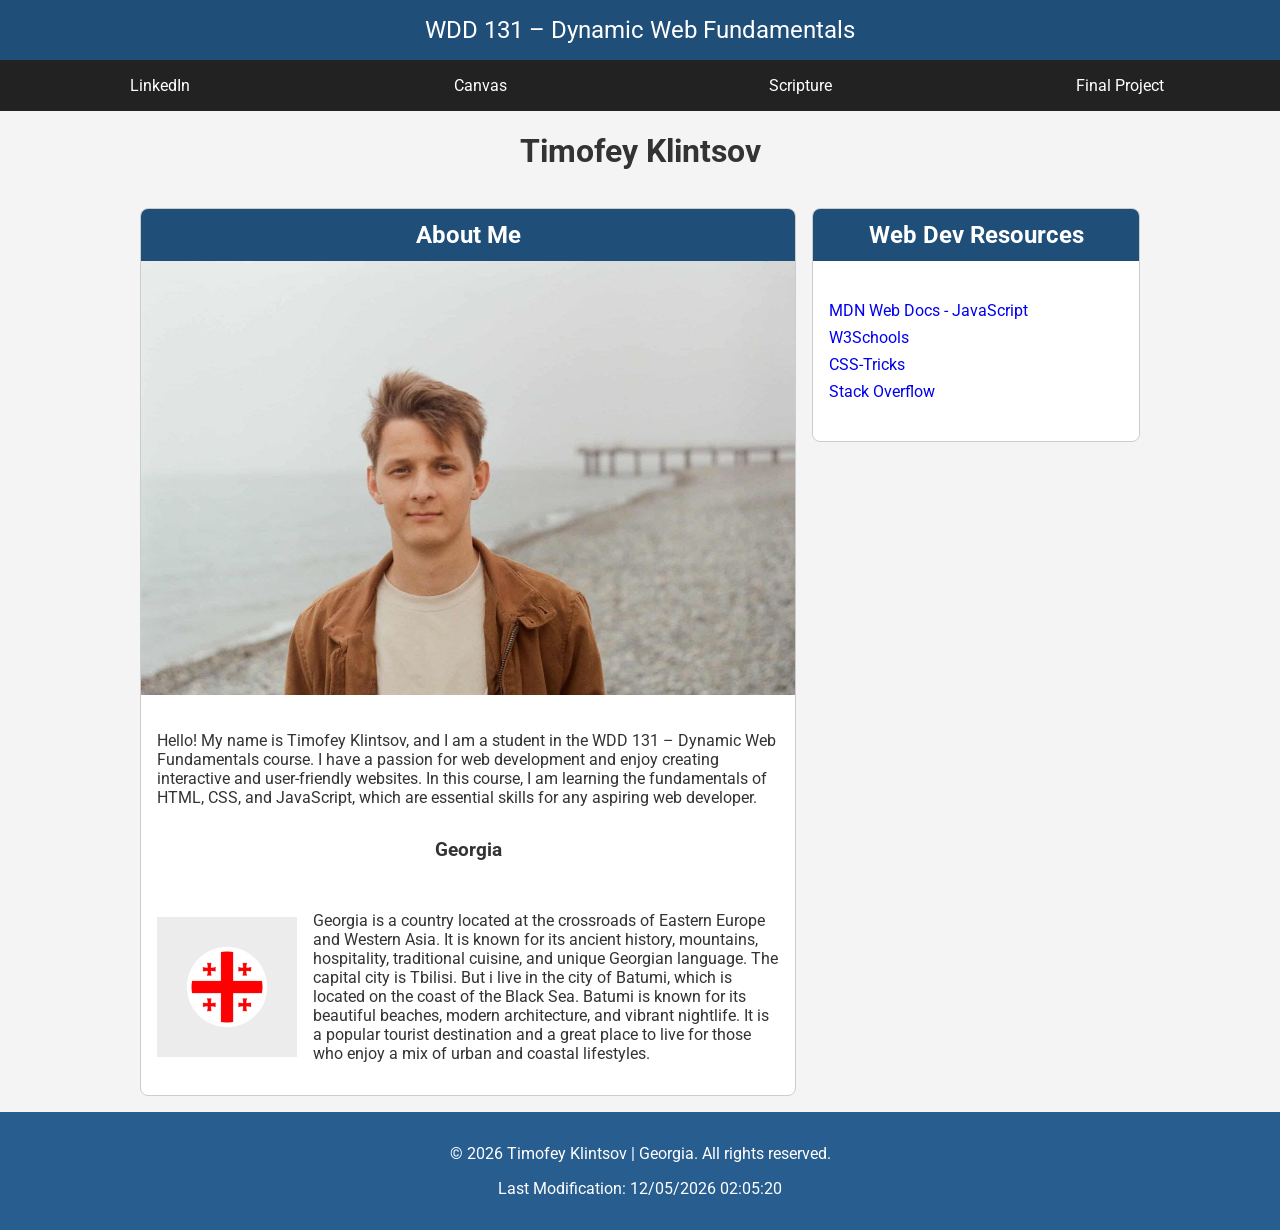
<file: index.html>
<!DOCTYPE html>
<html lang="en">
<head>
    <meta charset="UTF-8">
    <meta name="viewport" content="width=device-width, initial-scale=1.0">

    <title>WDD 131 – Dynamic Web Fundamentals – Timofey Klintsov</title>

    <link rel="preconnect" href="https://fonts.googleapis.com">
    <link rel="preconnect" href="https://fonts.gstatic.com" crossorigin>

    <link href="https://fonts.googleapis.com/css2?family=Roboto:wght@400;700&display=swap" rel="stylesheet">
    
    <meta name="description" content="This is a WDD 131 – Dynamic Web Fundamentals course project by Timofey. It covers the basics of web development, including HTML, CSS, and JavaScript.">
    <meta name="author" content="Timofey Klintsov">
    <link rel="stylesheet" href="styles/base.css">
    <script src="scripts/getdates.js" defer></script>
</head>
<body>
    <header>
        <span id="course-title">WDD 131 – Dynamic Web Fundamentals</span>

        <nav>
            <a href="https://www.linkedin.com/in/timothy-klintsov-044992391/">LinkedIn</a>
            <a href="https://byupw.instructure.com/">Canvas</a>
            <a href="https://www.churchofjesuschrist.org/study/scriptures">Scripture</a>
            <a href="#">Final Project</a>
        </nav>
    </header>

        <main>
            <h1>Timofey Klintsov</h1>

            <section class="card">
                <h2>About Me</h2>
                <img src="images/mypicture.jpg" alt="Me At the Beach" class="profile-image">
                <p>Hello! My name is Timofey Klintsov, and I am a student in the WDD 131 – Dynamic Web Fundamentals course. I have a passion for web development and enjoy creating interactive and user-friendly websites. In this course, I am learning the fundamentals of HTML, CSS, and JavaScript, which are essential skills for any aspiring web developer.</p>

                <h3>Georgia</h3>

                <div class="country-info">
                    <img src="images/georgia-flag.png" alt="Flag of Georgia">

                    <p>
                        Georgia is a country located at the crossroads of Eastern Europe
                        and Western Asia. It is known for its ancient history, mountains,
                        hospitality, traditional cuisine, and unique Georgian language.
                        The capital city is Tbilisi. But i live in the city of Batumi, which is located on the coast of the Black Sea. Batumi is known for its beautiful beaches, modern architecture, and vibrant nightlife. It is a popular tourist destination and a great place to live for those who enjoy a mix of urban and coastal lifestyles.
                    </p>
                </div>
            </section>

            <section class="card">
                <h2>Web Dev Resources</h2>
                <ul>
                    <li><a href="https://developer.mozilla.org/en-US/docs/Web/JavaScript">MDN Web Docs - JavaScript</a></li>
                    <li><a href="https://www.w3schools.com/">W3Schools</a></li>
                    <li><a href="https://css-tricks.com/">CSS-Tricks</a></li>
                    <li><a href="https://stackoverflow.com/">Stack Overflow</a></li>
                </ul>
            </section>


        </main>
        <footer>
            <p>&copy; <span id="currentyear"></span> Timofey Klintsov | Georgia. All rights reserved.</p>
            <p id="lastModified"></p>
        </footer>
</body>
</html>
</file>
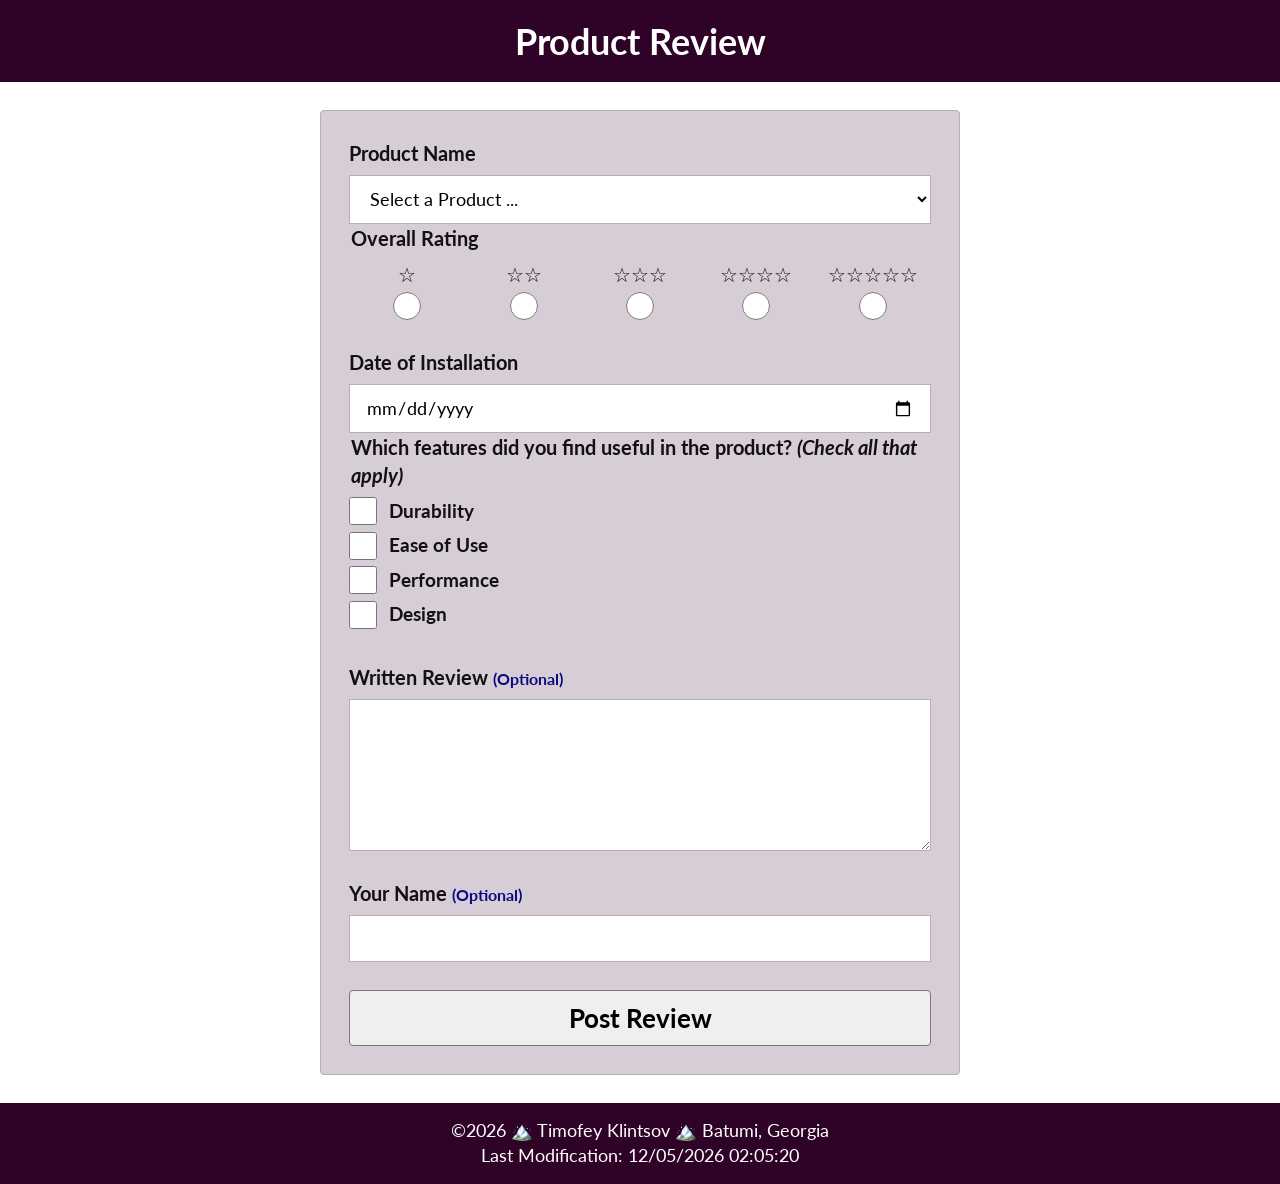
<file: form.html>
<!DOCTYPE html>
<html lang="en">

<head>
  <meta charset="UTF-8">
  <meta name="viewport" content="width=device-width, initial-scale=1.0">

  <title>Product Review | WDD 131 | Dynamic Web Fundamentals | Timofey Klintsov</title>

  <meta
    name="description"
    content="Product review form - rate a product, choose useful features and write a short review."
  >

  <meta name="author" content="Timofey Klintsov">

  <link rel="preconnect" href="https://fonts.googleapis.com">
  <link rel="preconnect" href="https://fonts.gstatic.com" crossorigin>

  <link href="https://fonts.googleapis.com/css2?family=Lato:ital,wght@0,400;0,700;1,700&display=swap" rel="stylesheet">

  <link rel="stylesheet" href="styles/form.css">

  <script src="scripts/form.js" defer></script>
</head>

<body>

  <header>
    <h1>Product Review</h1>
  </header>


  <main>

    <form action="review.html" method="get">

      <label for="product">Product Name</label>
      <select id="product" name="product" required>
        <option value="" disabled selected>Select a Product ...</option>
      </select>


      <fieldset class="rating">
        <legend>Overall Rating</legend>

        <label for="rating1">
          <span aria-hidden="true">&star;</span>
          <input type="radio" id="rating1" name="rating" value="1" required>
          <span class="sr-only">1 star</span>
        </label>

        <label for="rating2">
          <span aria-hidden="true">&star;&star;</span>
          <input type="radio" id="rating2" name="rating" value="2" required>
          <span class="sr-only">2 stars</span>
        </label>

        <label for="rating3">
          <span aria-hidden="true">&star;&star;&star;</span>
          <input type="radio" id="rating3" name="rating" value="3" required>
          <span class="sr-only">3 stars</span>
        </label>

        <label for="rating4">
          <span aria-hidden="true">&star;&star;&star;&star;</span>
          <input type="radio" id="rating4" name="rating" value="4" required>
          <span class="sr-only">4 stars</span>
        </label>

        <label for="rating5">
          <span aria-hidden="true">&star;&star;&star;&star;&star;</span>
          <input type="radio" id="rating5" name="rating" value="5" required>
          <span class="sr-only">5 stars</span>
        </label>
      </fieldset>


      <label for="installDate">Date of Installation</label>
      <input type="date" id="installDate" name="installDate" required>


      <fieldset class="features">
        <legend>
          Which features did you find useful in the product?
          <em>(Check all that apply)</em>
        </legend>

        <label for="durability">
          <input type="checkbox" id="durability" name="features" value="durability">
          Durability
        </label>

        <label for="easeOfUse">
          <input type="checkbox" id="easeOfUse" name="features" value="ease-of-use">
          Ease of Use
        </label>

        <label for="performance">
          <input type="checkbox" id="performance" name="features" value="performance">
          Performance
        </label>

        <label for="design">
          <input type="checkbox" id="design" name="features" value="design">
          Design
        </label>
      </fieldset>


      <label for="review">Written Review <span class="optional">(Optional)</span></label>
      <textarea id="review" name="review" rows="6"></textarea>


      <label for="userName">Your Name <span class="optional">(Optional)</span></label>
      <input type="text" id="userName" name="userName" autocomplete="name">


      <input type="submit" value="Post Review">

    </form>

  </main>


  <footer>

    <p>
      &copy;<span id="currentyear"></span>
      &#127956;&#65039; Timofey Klintsov &#127956;&#65039; Batumi, Georgia
    </p>

    <p id="lastModified"></p>

  </footer>

</body>

</html>
</file>
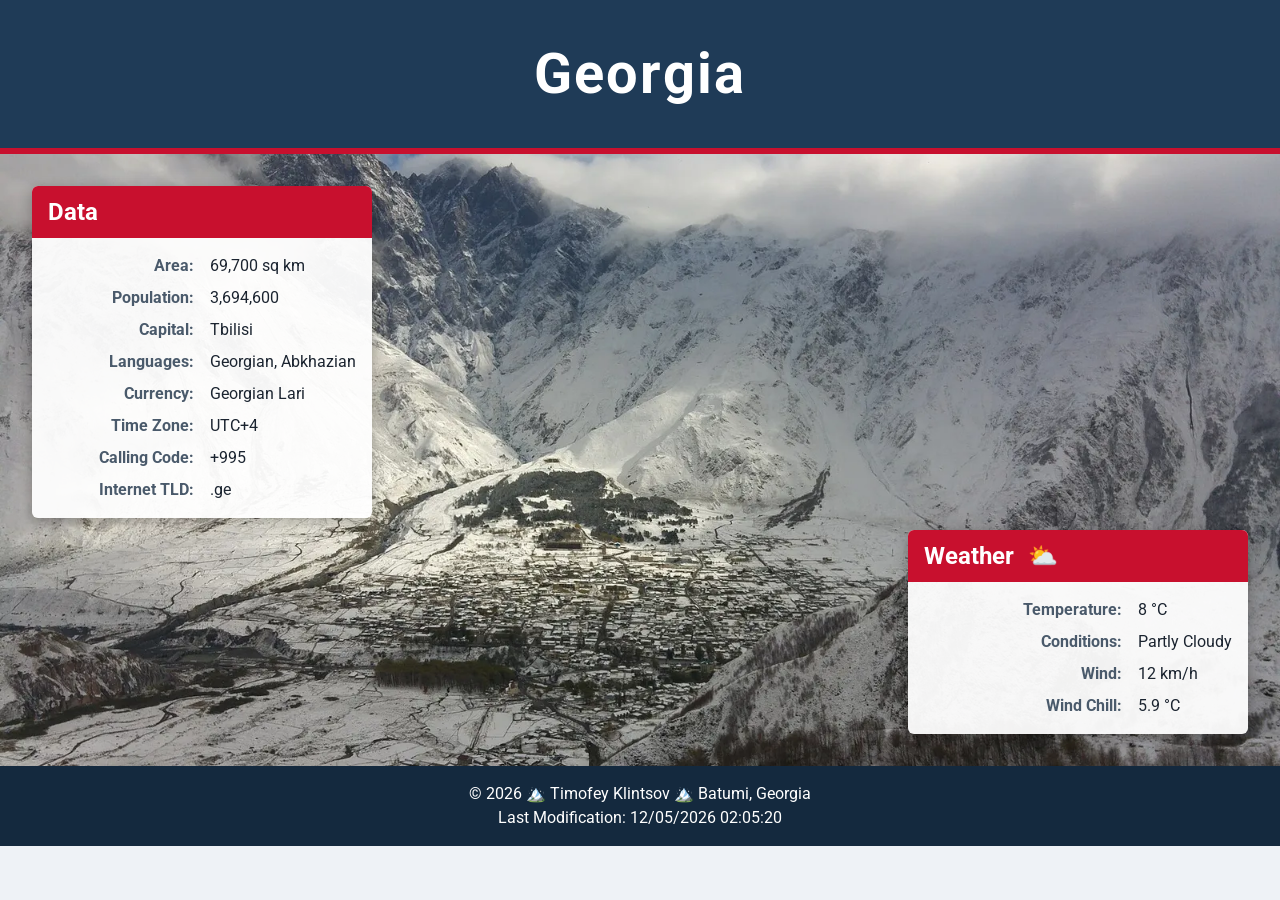
<file: place.html>
<!DOCTYPE html>
<html lang="en">

<head>
  <meta charset="UTF-8">
  <meta name="viewport" content="width=device-width, initial-scale=1.0">

  <title>Georgia | WDD 131 | Dynamic Web Fundamentals | Timofey Klintsov</title>

  <meta
    name="description"
    content="A responsive country page about Georgia - facts, figures and current weather for the country at the crossroads of Europe and Asia."
  >

  <meta name="author" content="Timofey Klintsov">

  <link rel="preconnect" href="https://fonts.googleapis.com">
  <link rel="preconnect" href="https://fonts.gstatic.com" crossorigin>

  <link href="https://fonts.googleapis.com/css2?family=Roboto:wght@400;500;700&display=swap" rel="stylesheet">

  <link rel="stylesheet" href="styles/place.css">
  <link rel="stylesheet" href="styles/place-large.css">

  <script src="scripts/place.js" defer></script>
</head>

<body>

  <header>
    <h1>Georgia</h1>
  </header>


  <main>

    <div class="hero">

      <picture>
        <source srcset="images/georgia-hero-large.webp" media="(min-width: 1000px)">
        <source srcset="images/georgia-hero-medium.webp" media="(min-width: 700px)">
        <img
          src="images/georgia-hero-small.webp"
          alt="Aerial view of the snow-covered village of Stepantsminda in the Caucasus mountains of Georgia"
          width="600"
          height="720"
        >
      </picture>


      <section class="card data">

        <h2>Data</h2>

        <dl>
          <dt>Area:</dt>
          <dd>69,700 sq km</dd>

          <dt>Population:</dt>
          <dd>3,694,600</dd>

          <dt>Capital:</dt>
          <dd>Tbilisi</dd>

          <dt>Languages:</dt>
          <dd>Georgian, Abkhazian</dd>

          <dt>Currency:</dt>
          <dd>Georgian Lari</dd>

          <dt>Time Zone:</dt>
          <dd>UTC+4</dd>

          <dt>Calling Code:</dt>
          <dd>+995</dd>

          <dt>Internet TLD:</dt>
          <dd>.ge</dd>
        </dl>

      </section>


      <section class="card weather">

        <h2>Weather</h2>

        <img
          class="weather-icon"
          src="images/partly-cloudy.svg"
          alt="Partly cloudy"
          width="96"
          height="96"
        >

        <dl>
          <dt>Temperature:</dt>
          <dd>8 &deg;C</dd>

          <dt>Conditions:</dt>
          <dd>Partly Cloudy</dd>

          <dt>Wind:</dt>
          <dd>12 km/h</dd>

          <dt>Wind Chill:</dt>
          <dd id="windchill"></dd>
        </dl>

      </section>

    </div>

  </main>


  <footer>

    <p>
      &copy;
      <span id="currentyear"></span>
      &#127956;&#65039; Timofey Klintsov &#127956;&#65039; Batumi, Georgia
    </p>

    <p id="lastModified"></p>

  </footer>

</body>

</html>
</file>
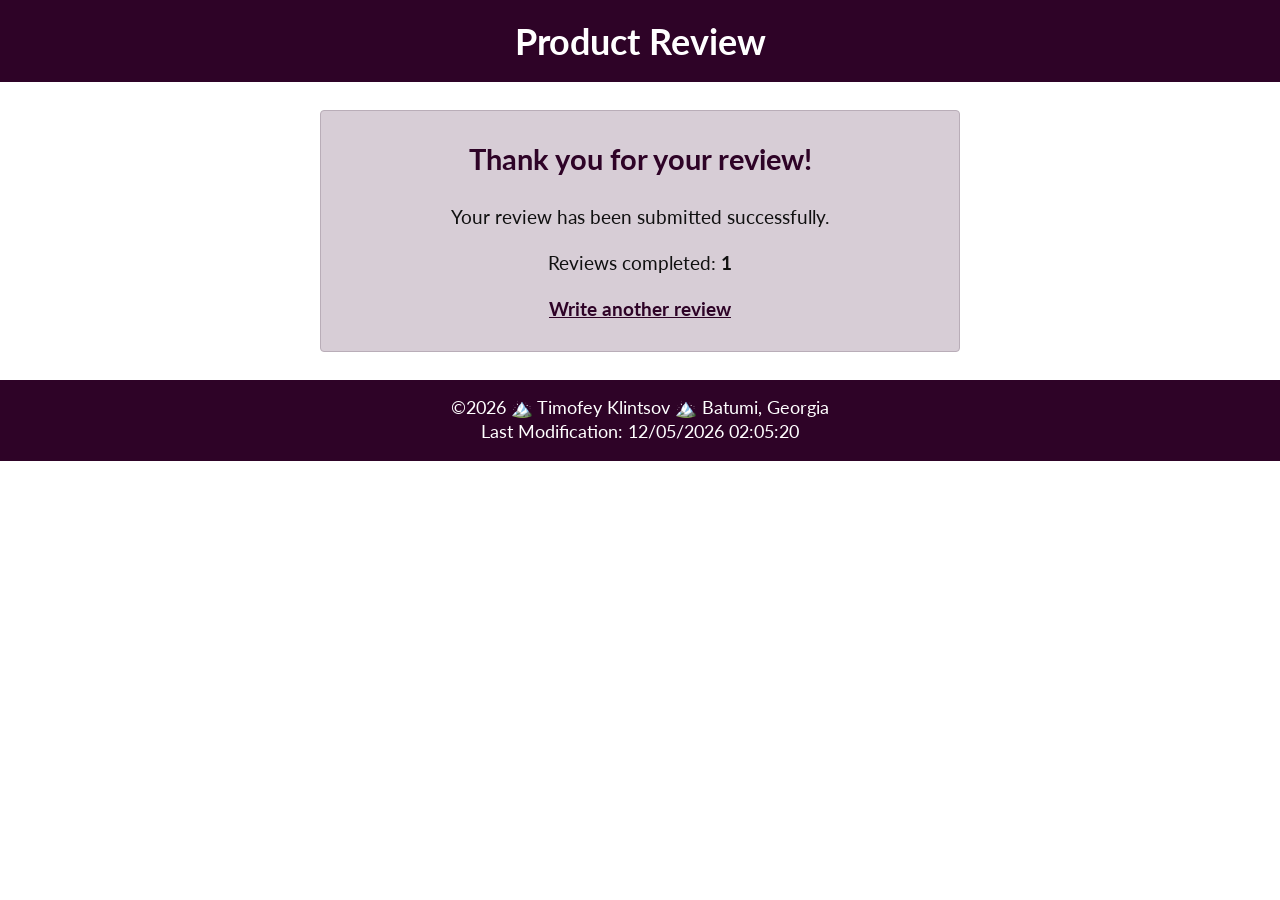
<file: review.html>
<!DOCTYPE html>
<html lang="en">

<head>
  <meta charset="UTF-8">
  <meta name="viewport" content="width=device-width, initial-scale=1.0">

  <title>Review Confirmation | WDD 131 | Dynamic Web Fundamentals | Timofey Klintsov</title>

  <meta
    name="description"
    content="Confirmation page shown after a product review has been submitted."
  >

  <meta name="author" content="Timofey Klintsov">

  <link rel="preconnect" href="https://fonts.googleapis.com">
  <link rel="preconnect" href="https://fonts.gstatic.com" crossorigin>

  <link href="https://fonts.googleapis.com/css2?family=Lato:ital,wght@0,400;0,700;1,700&display=swap" rel="stylesheet">

  <link rel="stylesheet" href="styles/form.css">

  <script src="scripts/review.js" defer></script>
</head>

<body>

  <header>
    <h1>Product Review</h1>
  </header>


  <main>

    <section class="confirmation">

      <h2>Thank you for your review!</h2>

      <p>Your review has been submitted successfully.</p>

      <p>
        Reviews completed: <strong id="reviewCount">0</strong>
      </p>

      <a href="form.html">Write another review</a>

    </section>

  </main>


  <footer>

    <p>
      &copy;<span id="currentyear"></span>
      &#127956;&#65039; Timofey Klintsov &#127956;&#65039; Batumi, Georgia
    </p>

    <p id="lastModified"></p>

  </footer>

</body>

</html>
</file>
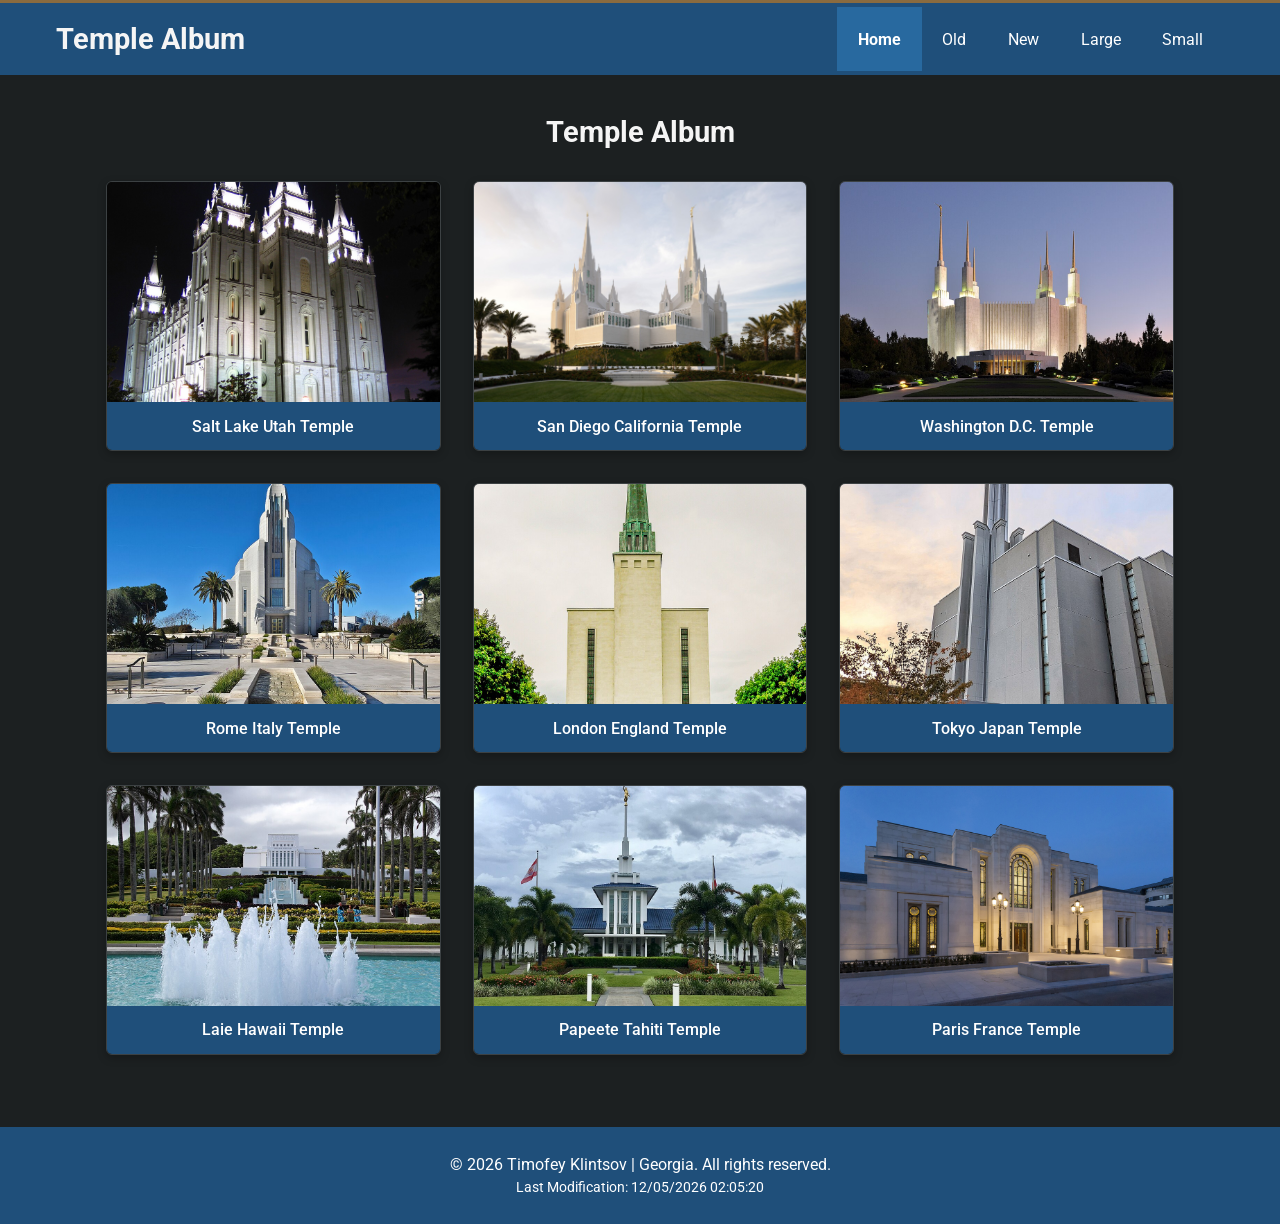
<file: temples.html>
<!DOCTYPE html>
<html lang="en">

<head>
  <meta charset="UTF-8">
  <meta name="viewport" content="width=device-width, initial-scale=1.0">

  <title>Temple Album | WDD 131 | Dynamic Web Fundamentals | Timofey Klintsov</title>

  <meta
    name="description"
    content="Responsive temple album for WDD 131 - Dynamic Web Fundamentals."
  >

  <meta name="author" content="Timofey Klintsov">

  <link rel="preconnect" href="https://fonts.googleapis.com">
  <link rel="preconnect" href="https://fonts.gstatic.com" crossorigin>

  <link href="https://fonts.googleapis.com/css2?family=Roboto:wght@400;500;700&display=swap" rel="stylesheet">

  <link rel="stylesheet" href="styles/temples.css">
  <link rel="stylesheet" href="styles/temples-large.css">

  <script src="scripts/temples.js" defer></script>
</head>

<body>

  <header>
    <div class="header-content">

      <span id="course-title" class="site-title">Temple Album</span>

      <button
        id="menu"
        aria-label="Open navigation menu"
      ></button>

      <nav id="navigation">
        <a href="#" class="active">Home</a>
        <a href="#">Old</a>
        <a href="#">New</a>
        <a href="#">Large</a>
        <a href="#">Small</a>
      </nav>

    </div>
  </header>


  <main>

    <h1>Temple Album</h1>

    <section class="temple-grid">

      <figure>
        <img
          src="images/salt-lake-temple.jpg"
          alt="Salt Lake Utah Temple"
          loading="lazy"
        >
        <figcaption>Salt Lake Utah Temple</figcaption>
      </figure>


      <figure>
        <img
          src="images/san-diego-temple.jpg"
          alt="San Diego California Temple"
          loading="lazy"
        >
        <figcaption>San Diego California Temple</figcaption>
      </figure>


      <figure>
        <img
          src="images/washington-dc-temple.jpg"
          alt="Washington D.C. Temple"
          loading="lazy"
        >
        <figcaption>Washington D.C. Temple</figcaption>
      </figure>


      <figure>
        <img
          src="images/rome-italy-temple.jpg"
          alt="Rome Italy Temple"
          loading="lazy"
        >
        <figcaption>Rome Italy Temple</figcaption>
      </figure>


      <figure>
        <img
          src="images/london-england-temple.jpg"
          alt="London England Temple"
          loading="lazy"
        >
        <figcaption>London England Temple</figcaption>
      </figure>


      <figure>
        <img
          src="images/tokyo-japan-temple.jpg"
          alt="Tokyo Japan Temple"
          loading="lazy"
        >
        <figcaption>Tokyo Japan Temple</figcaption>
      </figure>


      <figure>
        <img
          src="images/laie-hawaii-temple.jpg"
          alt="Laie Hawaii Temple"
          loading="lazy"
        >
        <figcaption>Laie Hawaii Temple</figcaption>
      </figure>


      <figure>
        <img
          src="images/papeete-tahiti-temple.jpg"
          alt="Papeete Tahiti Temple"
          loading="lazy"
        >
        <figcaption>Papeete Tahiti Temple</figcaption>
      </figure>


      <figure>
        <img
          src="images/paris-france-temple.jpg"
          alt="Paris France Temple"
          loading="lazy"
        >
        <figcaption>Paris France Temple</figcaption>
      </figure>

    </section>

  </main>


  <footer>

    <p>
      &copy;
      <span id="currentyear"></span>
      Timofey Klintsov | Georgia. All rights reserved.
    </p>

    <p id="lastModified"></p>

  </footer>

</body>

</html>
</file>
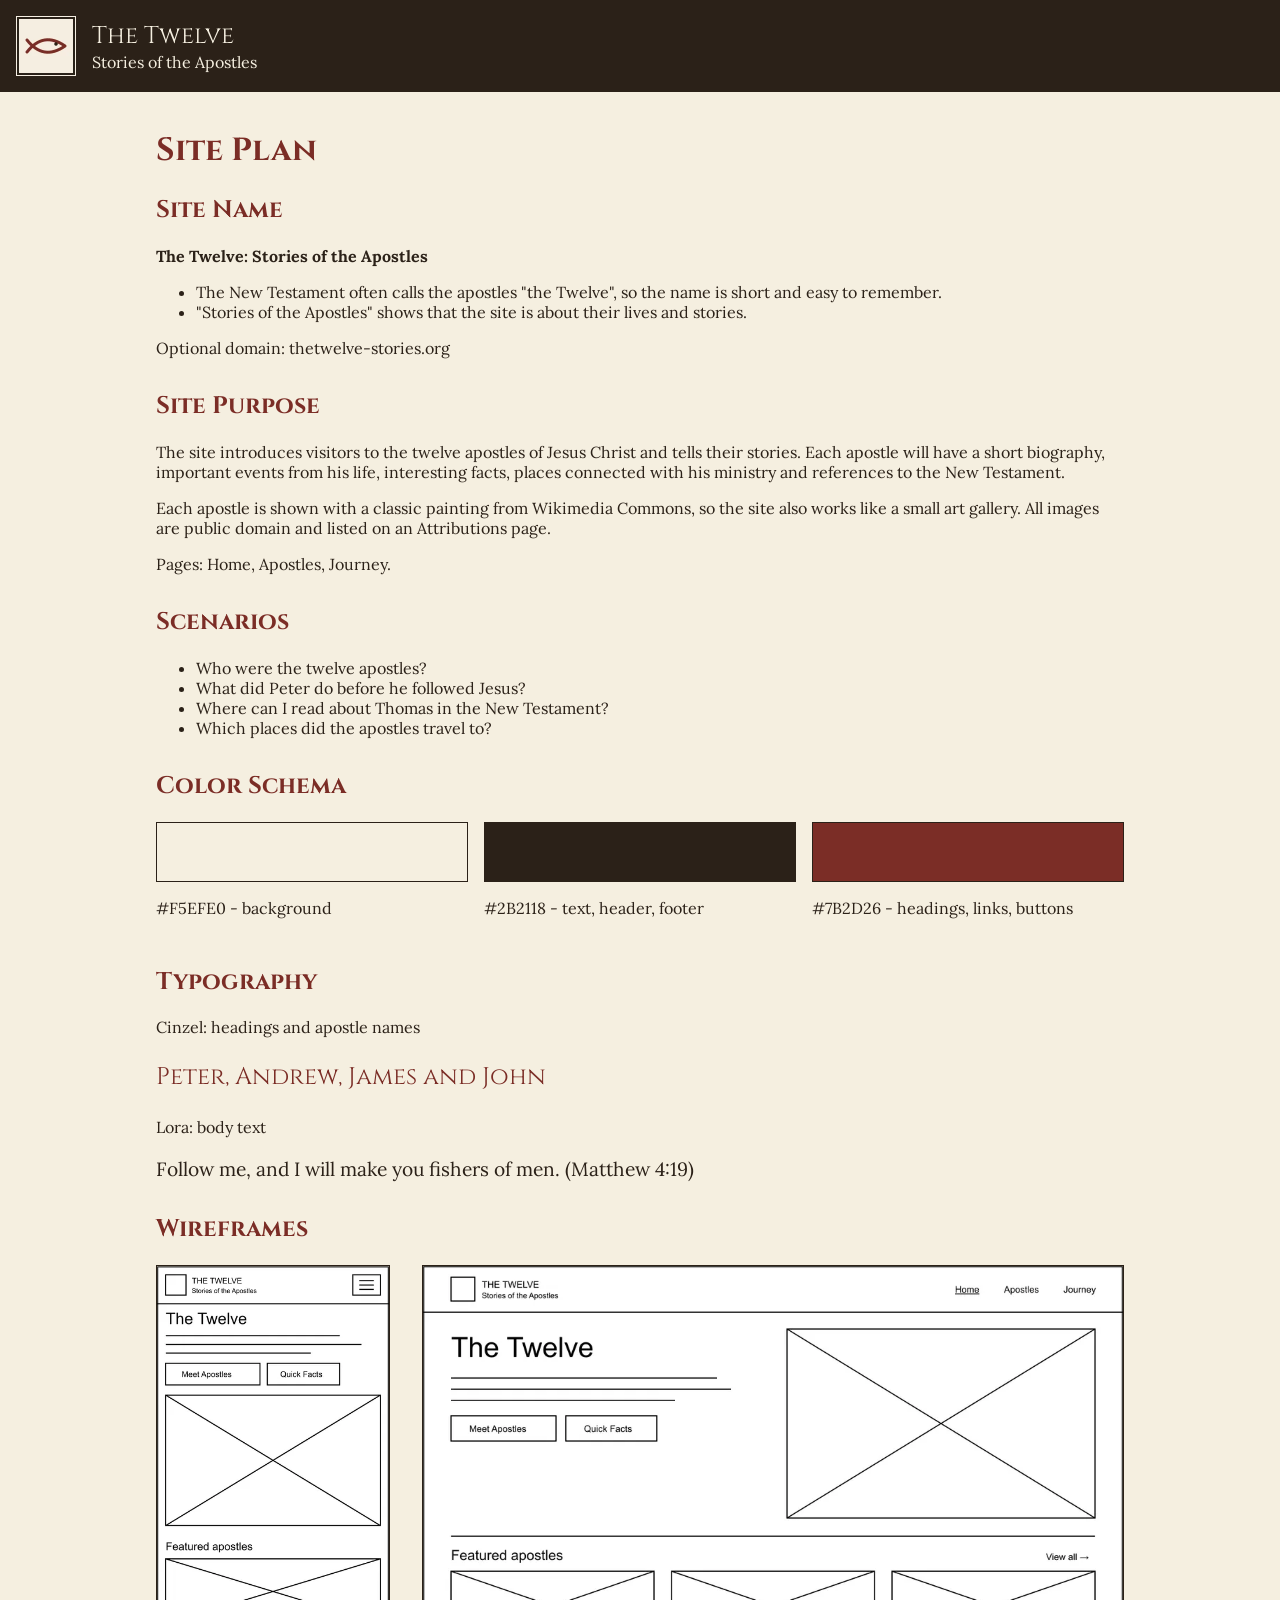
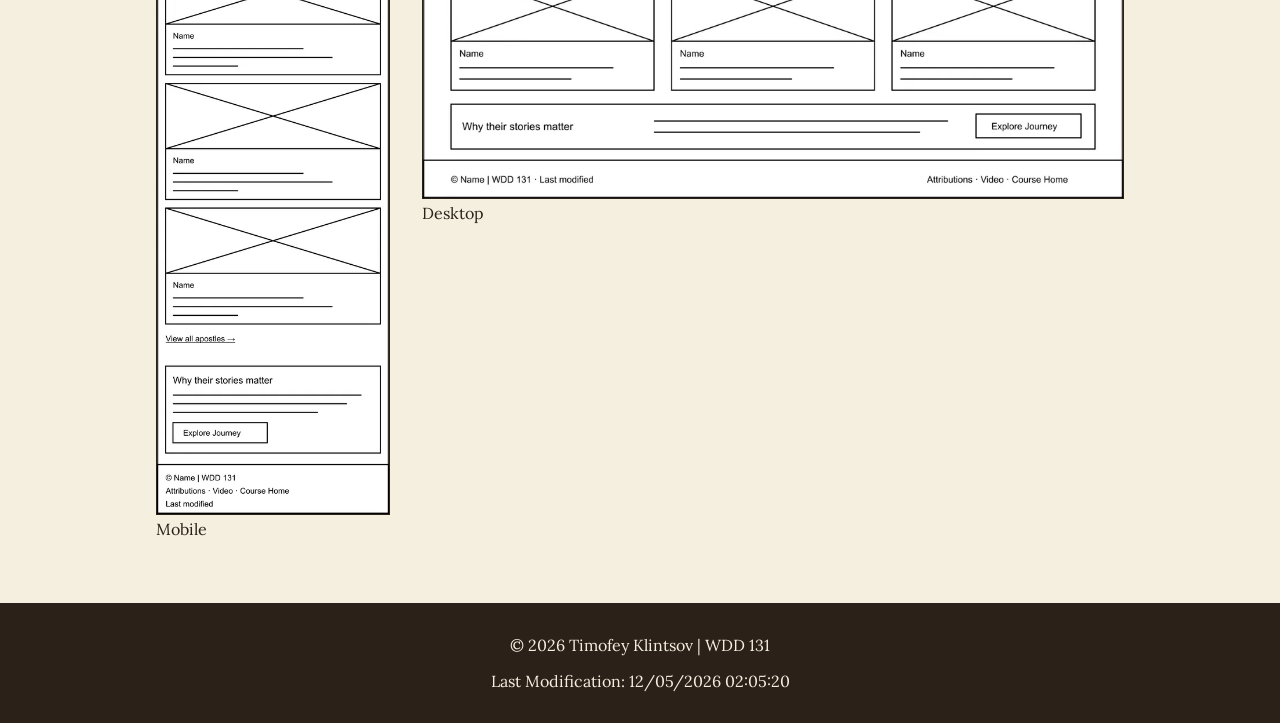
<file: project/siteplan.html>
<!DOCTYPE html>
<html lang="en">

<head>
  <meta charset="UTF-8">
  <meta name="viewport" content="width=device-width, initial-scale=1.0">

  <title>Site Plan | The Twelve | WDD 131 | Timofey Klintsov</title>

  <meta
    name="description"
    content="Site plan for The Twelve: Stories of the Apostles - site name, purpose, scenarios, colors, fonts and wireframes."
  >

  <meta name="author" content="Timofey Klintsov">

  <link rel="icon" type="image/png" href="images/favicon.png">

  <link rel="preconnect" href="https://fonts.googleapis.com">
  <link rel="preconnect" href="https://fonts.gstatic.com" crossorigin>

  <link href="https://fonts.googleapis.com/css2?family=Cinzel:wght@700&family=Lora:wght@400;700&display=swap" rel="stylesheet">

  <link rel="stylesheet" href="styles/siteplan.css">

  <script src="scripts/siteplan.js" defer></script>
</head>

<body>

  <header>
    <img src="images/logo.webp" alt="The Twelve logo" width="60" height="60">
    <div>
      <p class="site-title">The Twelve</p>
      <p>Stories of the Apostles</p>
    </div>
  </header>


  <main>

    <h1>Site Plan</h1>


    <section>
      <h2>Site Name</h2>

      <p><strong>The Twelve: Stories of the Apostles</strong></p>

      <ul>
        <li>The New Testament often calls the apostles "the Twelve", so the name is short and easy to remember.</li>
        <li>"Stories of the Apostles" shows that the site is about their lives and stories.</li>
      </ul>

      <p>Optional domain: thetwelve-stories.org</p>
    </section>


    <section>
      <h2>Site Purpose</h2>

      <p>
        The site introduces visitors to the twelve apostles of Jesus Christ and tells their stories.
        Each apostle will have a short biography, important events from his life, interesting facts,
        places connected with his ministry and references to the New Testament.
      </p>

      <p>
        Each apostle is shown with a classic painting from Wikimedia Commons, so the site also works
        like a small art gallery. All images are public domain and listed on an Attributions page.
      </p>

      <p>Pages: Home, Apostles, Journey.</p>
    </section>


    <section>
      <h2>Scenarios</h2>

      <ul>
        <li>Who were the twelve apostles?</li>
        <li>What did Peter do before he followed Jesus?</li>
        <li>Where can I read about Thomas in the New Testament?</li>
        <li>Which places did the apostles travel to?</li>
      </ul>
    </section>


    <section>
      <h2>Color Schema</h2>

      <div class="colors">
        <div>
          <div class="color color1"></div>
          <p>#F5EFE0 - background</p>
        </div>

        <div>
          <div class="color color2"></div>
          <p>#2B2118 - text, header, footer</p>
        </div>

        <div>
          <div class="color color3"></div>
          <p>#7B2D26 - headings, links, buttons</p>
        </div>
      </div>
    </section>


    <section>
      <h2>Typography</h2>

      <p>Cinzel: headings and apostle names</p>
      <p class="cinzel">Peter, Andrew, James and John</p>

      <p>Lora: body text</p>
      <p class="lora">Follow me, and I will make you fishers of men. (Matthew 4:19)</p>
    </section>


    <section>
      <h2>Wireframes</h2>

      <div class="wireframes">
        <figure>
          <img src="images/wireframe-mobile.webp" alt="Mobile wireframe of the home page" width="400" height="1463" loading="lazy">
          <figcaption>Mobile</figcaption>
        </figure>

        <figure>
          <img src="images/wireframe-desktop.webp" alt="Desktop wireframe of the home page" width="1000" height="760" loading="lazy">
          <figcaption>Desktop</figcaption>
        </figure>
      </div>
    </section>

  </main>


  <footer>
    <p>&copy; <span id="currentyear"></span> Timofey Klintsov | WDD 131</p>
    <p id="lastModified"></p>
  </footer>

</body>

</html>
</file>
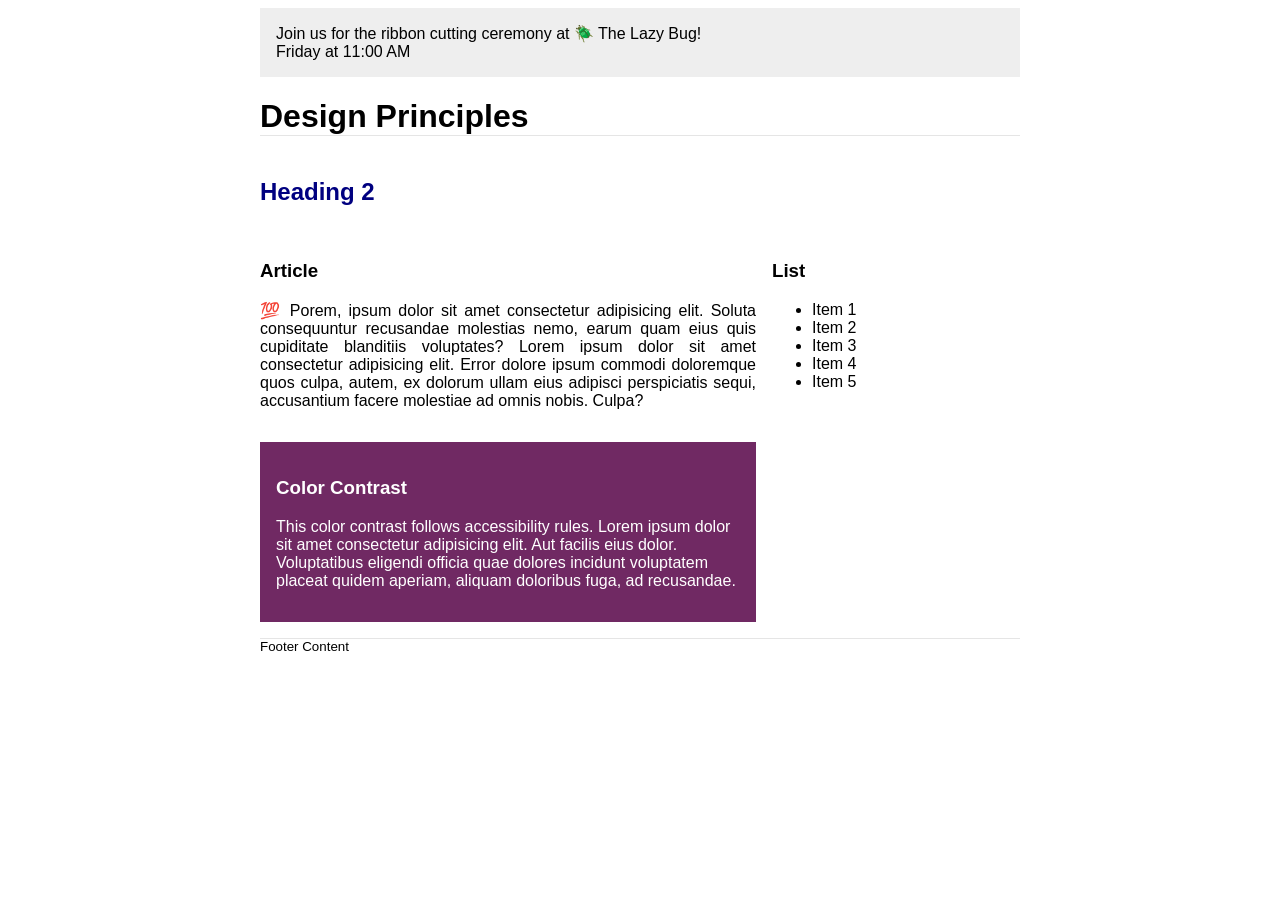
<file: week03/design.html>
<!DOCTYPE html>
<html lang="en">
<head>
    <meta charset="UTF-8">
    <meta name="viewport" content="width=device-width, initial-scale=1.0">
    <title>Design Principles</title>

    <link rel="stylesheet" href="styles/design.css">
</head>
<body>

    <header>
        <div class="banner">
            Join us for the ribbon cutting ceremony at 🪲 The Lazy Bug!
            <br>
            Friday at 11:00 AM
        </div>

        <h1>Design Principles</h1>
    </header>

    <main>
        <h2>Heading 2</h2>

        <section>
            <h3>Article</h3>
            <article>
                <p>
                    💯 Porem, ipsum dolor sit amet consectetur adipisicing elit.
                    Soluta consequuntur recusandae molestias nemo, earum quam eius
                    quis cupiditate blanditiis voluptates? Lorem ipsum dolor sit
                    amet consectetur adipisicing elit. Error dolore ipsum commodi
                    doloremque quos culpa, autem, ex dolorum ullam eius adipisci
                    perspiciatis sequi, accusantium facere molestiae ad omnis nobis.
                    Culpa?
                </p>
            </article>
        </section>

        <section>
            <h3>List</h3>

            <ul>
                <li>Item 1</li>
                <li>Item 2</li>
                <li>Item 3</li>
                <li>Item 4</li>
                <li>Item 5</li>
            </ul>
        </section>

        <div class="callout">
            <h3>Color Contrast</h3>
            <p>
                This color contrast follows accessibility rules.
                Lorem ipsum dolor sit amet consectetur adipisicing elit.
                Aut facilis eius dolor. Voluptatibus eligendi officia quae
                dolores incidunt voluptatem placeat quidem aperiam, aliquam
                doloribus fuga, ad recusandae.
            </p>
        </div>
    </main>

    <footer>
        Footer Content
    </footer>

</body>
</html>
</file>
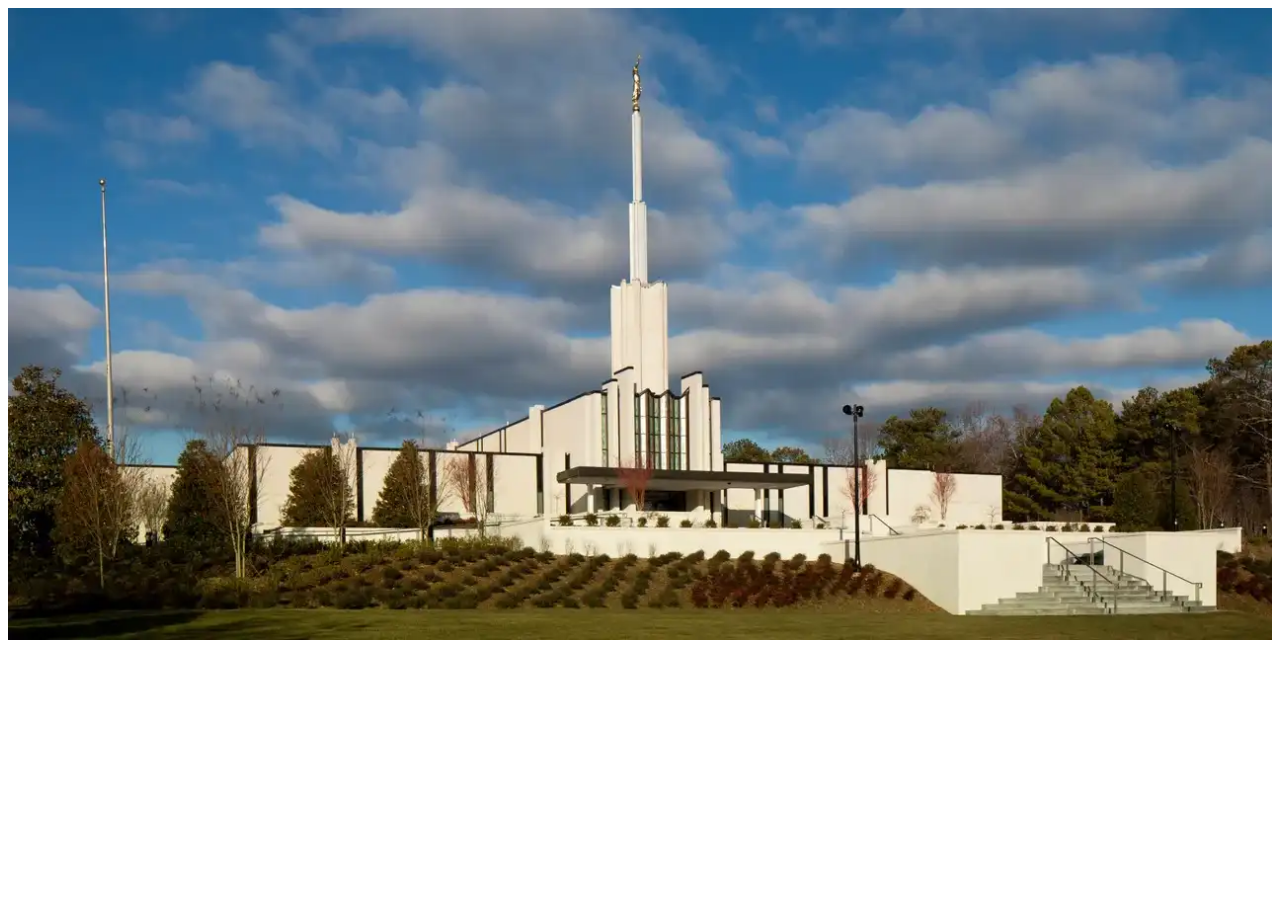
<file: week03/responsive-images.html>
<!DOCTYPE html>
<html lang="en">
<head>
    <meta charset="UTF-8">
    <meta name="viewport" content="width=device-width, initial-scale=1.0">
    <title>Responsive images</title>

    <link rel="stylesheet" href="styles/responsive-images.css">
</head>
<body>

    <main>
        <div class="hero">
            <picture>
            <source srcset="images/hero-large.webp" media="(min-width: 1000px)">
            <source srcset="images/hero-medium.webp" media="(min-width: 500px)">
            <img
                src="images/hero-small.webp"
                alt="Temple name and location"
                width="500"
                height="250"
            >
            </picture>
        </div>
    </main>
    
</body>
</html>
</file>
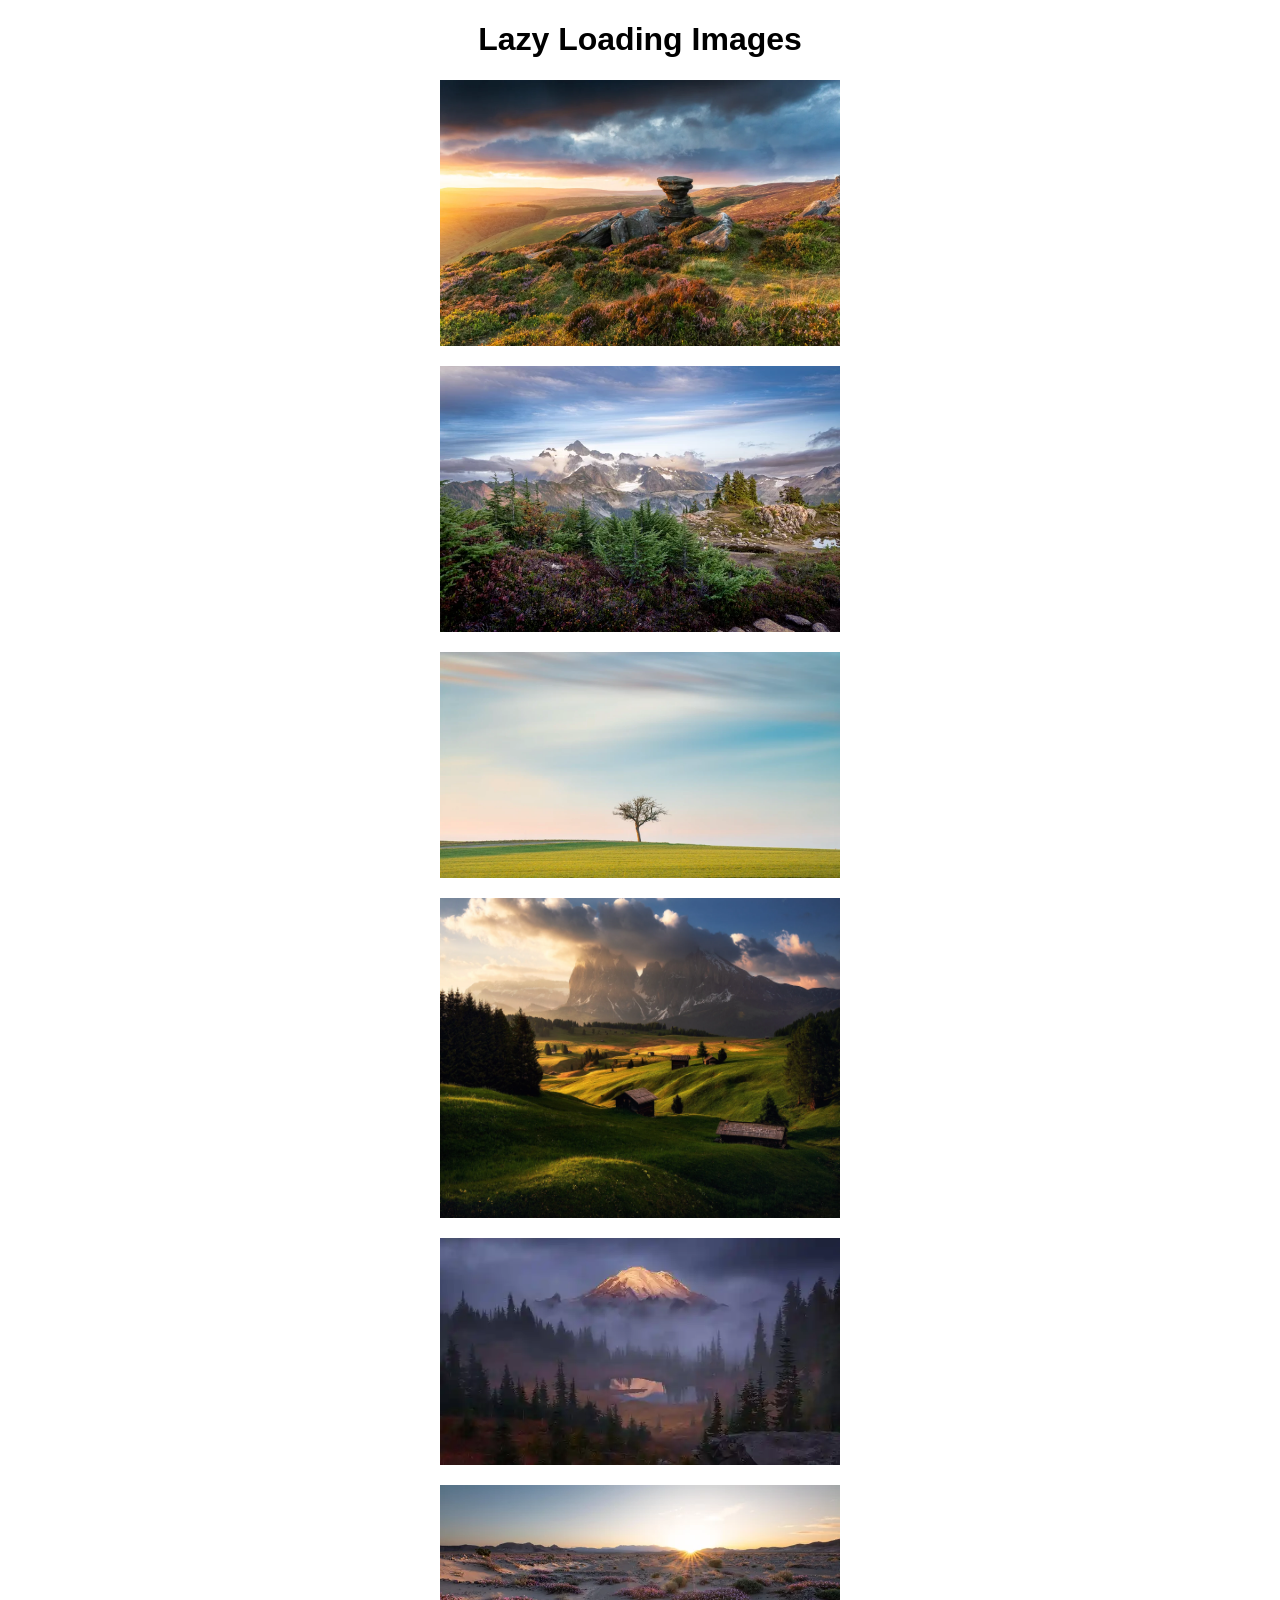
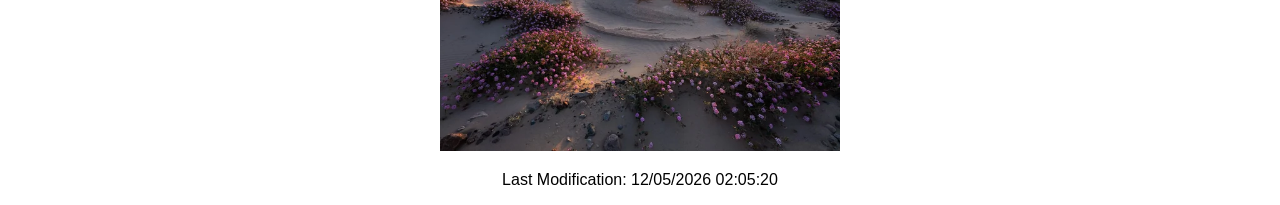
<file: week04/lazyload.html>
<!DOCTYPE html>
<html lang="en">

<head>
  <meta charset="UTF-8">
  <meta
    name="viewport"
    content="width=device-width, initial-scale=1.0"
  >

  <title>Lazy Loading</title>

  <link
    rel="stylesheet"
    href="styles/lazyload.css"
  >

  <script
    src="scripts/lazyload.js"
    defer
  ></script>
</head>

<body>

  <main>

    <h1>Lazy Loading Images</h1>

    <img
      src="images/landscape1.webp"
      alt="Landscape photograph"
      loading="lazy"
      width="400"
      height="600"
    >

    <img
      src="images/landscape2.webp"
      alt="Landscape photograph"
      loading="lazy"
      width="400"
      height="600"
    >

    <img
      src="images/landscape3.webp"
      alt="Landscape photograph"
      loading="lazy"
      width="400"
      height="600"
    >

    <img
      src="images/landscape4.webp"
      alt="Landscape photograph"
      loading="lazy"
      width="400"
      height="600"
    >

    <img
      src="images/landscape5.webp"
      alt="Landscape photograph"
      loading="lazy"
      width="400"
      height="600"
    >

    <img
      src="images/landscape6.webp"
      alt="Landscape photograph"
      loading="lazy"
      width="400"
      height="600"
    >

  </main>

  <footer>
    <p id="lastModified"></p>
  </footer>

</body>
</html>
</file>
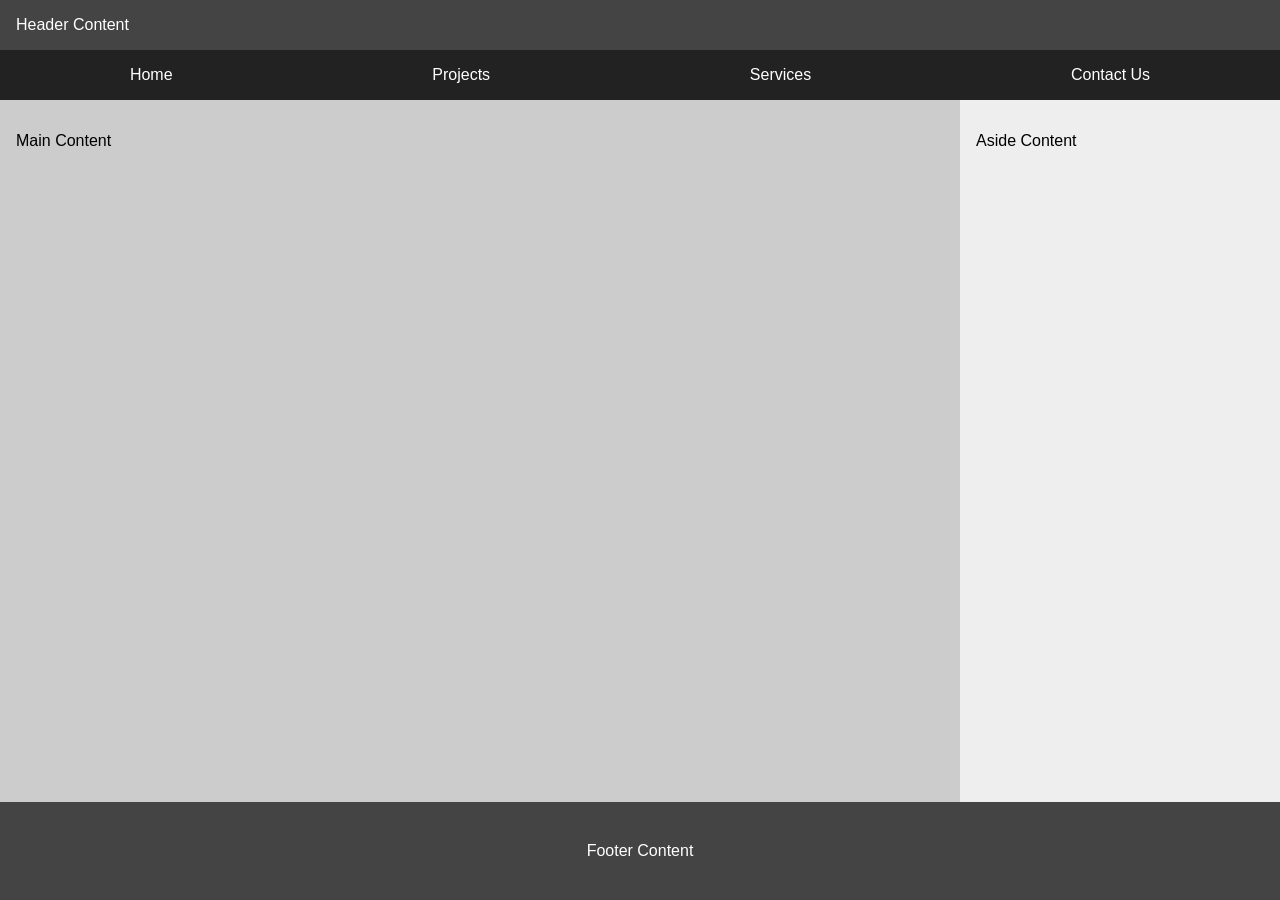
<file: week1/basic-layout.html>
<!DOCTYPE html5>
<html lang="en">
<head>
    <meta charset="UTF-8">
    <meta name="viewport" content="width=device-width, initial-scale=1.0">
    <link rel="stylesheet" href="styles/layout.css">
    <title>Timofey | WDD 131</title>
</head>
<body> 
    <header>
        <p>Header Content</p>
        <nav>
            <a href="#">Home</a>
            <a href="#">Projects</a>
            <a href="#">Services</a>
            <a href="#">Contact Us</a>
        </nav>
    </header>
    <main>
        <p>Main Content</p>
    </main>
    <aside>
        <p>Aside Content</p>
    </aside>
    <footer>
        <p>Footer Content</p>
    </footer>
</body>
</html>
</file>
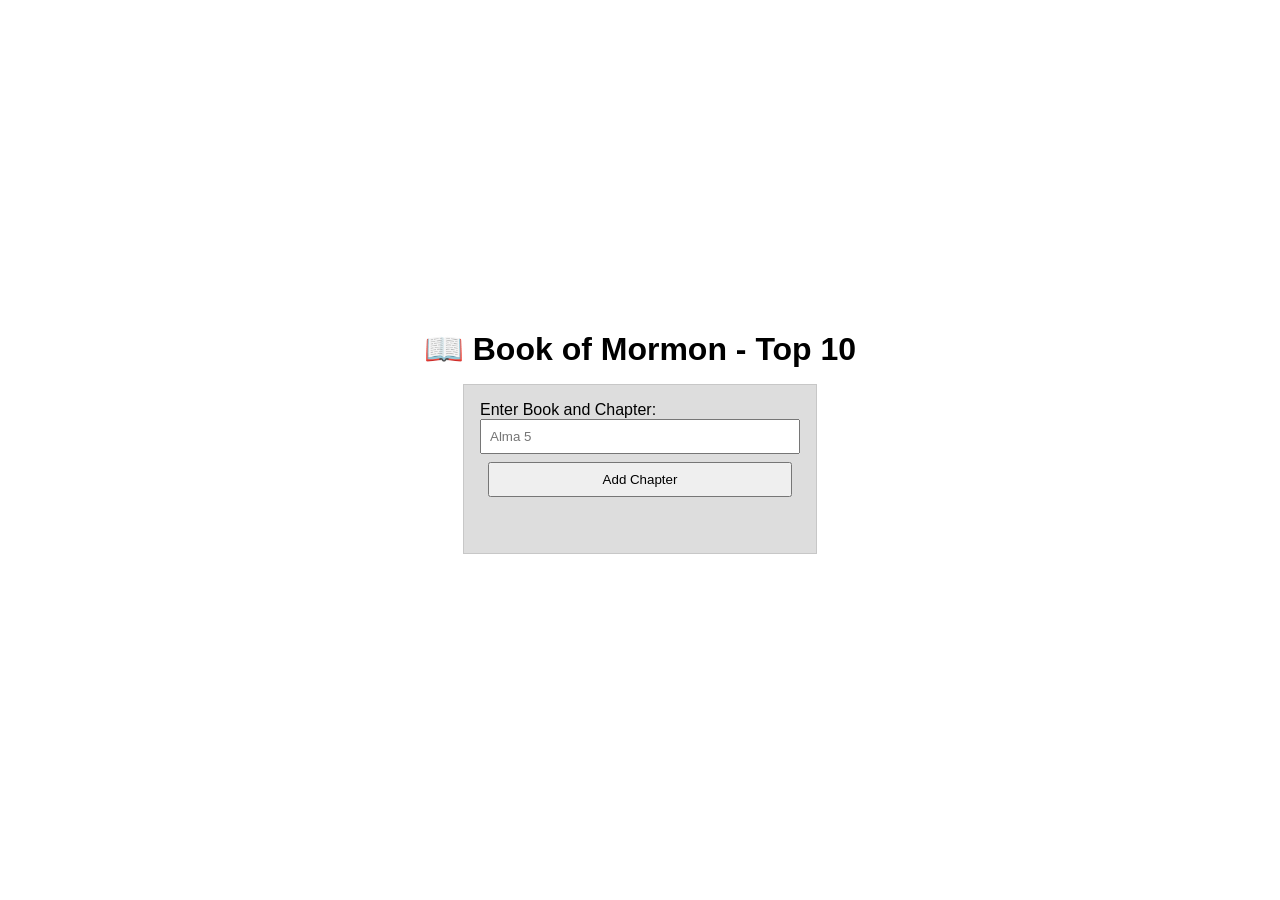
<file: week2/bom.html>
<!DOCTYPE html>
<html lang="en">
<head>
    <meta charset="UTF-8">
    <meta name="viewport" content="width=device-width, initial-scale=1.0">
    <title>DOM</title>
    <meta name="description" content="DOM activity for WDD course">
    <meta name="author" content="Klintsov Timofey">
    <link rel="preconnect" href="https://fonts.googleapis.com">
    <link rel="preconnect" href="https://fonts.gstatic.com" crossorigin>
    <link href="https://fonts.googleapis.com/css2?family=Roboto:wght@400;700&display=swap" rel="stylesheet">
    <link rel="stylesheet" href="styles/bom.css">
    <script src="scripts/bom.js" defer></script>
</head>
<body>
        <h1>📖 Book of Mormon - Top 10</h1>
    <main>
        <label for="favchap">Enter Book and Chapter: </label>
        <input type="text" id="favchap" placeholder="Alma 5">
        <button type="submit">Add Chapter</button>
        <ul id="list"></ul>
    </main>
    
</body>
</html>
</file>
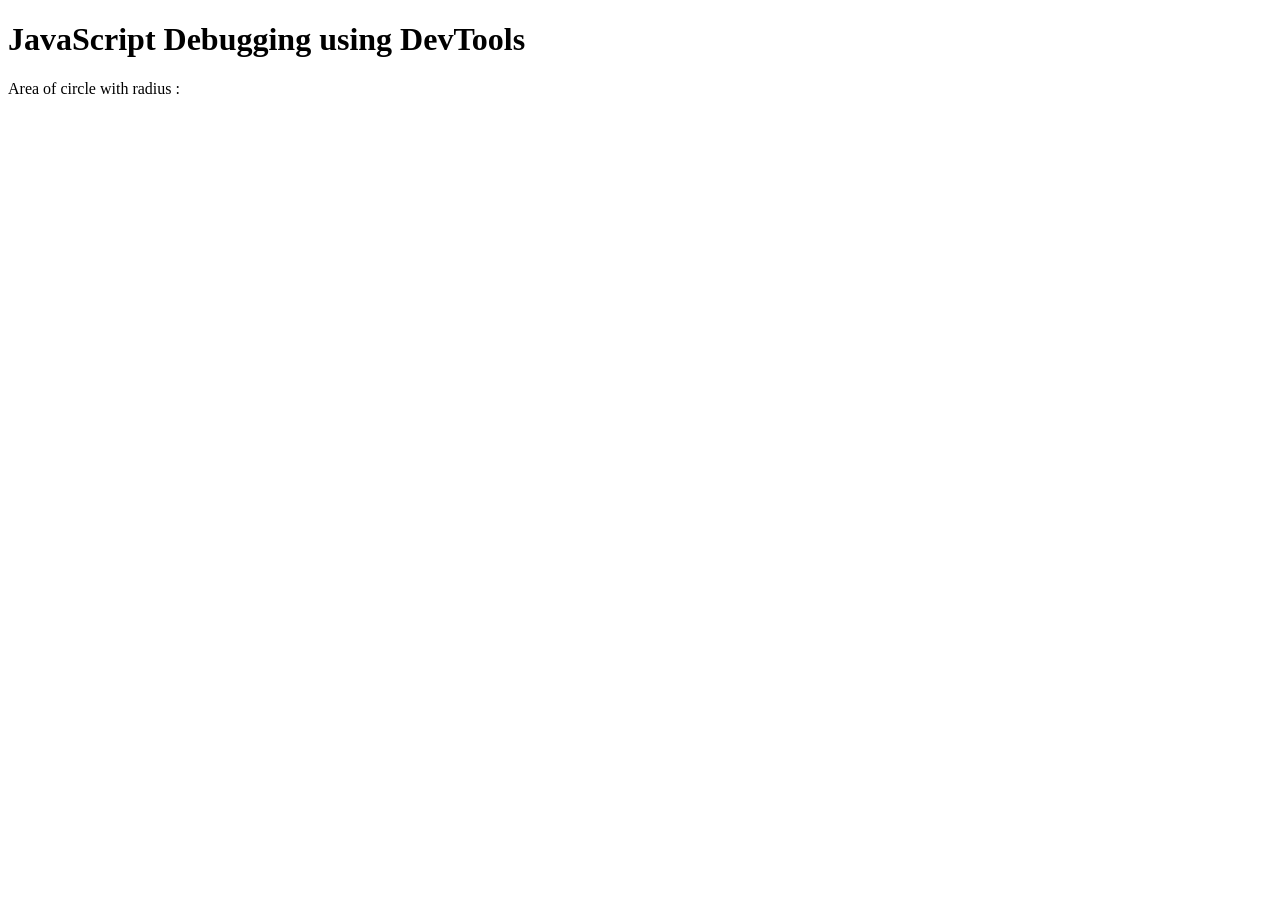
<file: week2/debugging.html>
<!DOCTYPE html>
<html lang="en">
<head>
    <meta charset="UTF-8">
    <meta name="viewport" content="width=device-width, initial-scale=1.0">
    <title>Document</title>
    <script src="scripts/debugging.js" defer></script>
</head>
<body>
    <h1>JavaScript Debugging using DevTools</h1>
    <p>Area of circle with radius <span id="radius"></span>: <span id="area"></span></p>
    
</body>
</html>
</file>
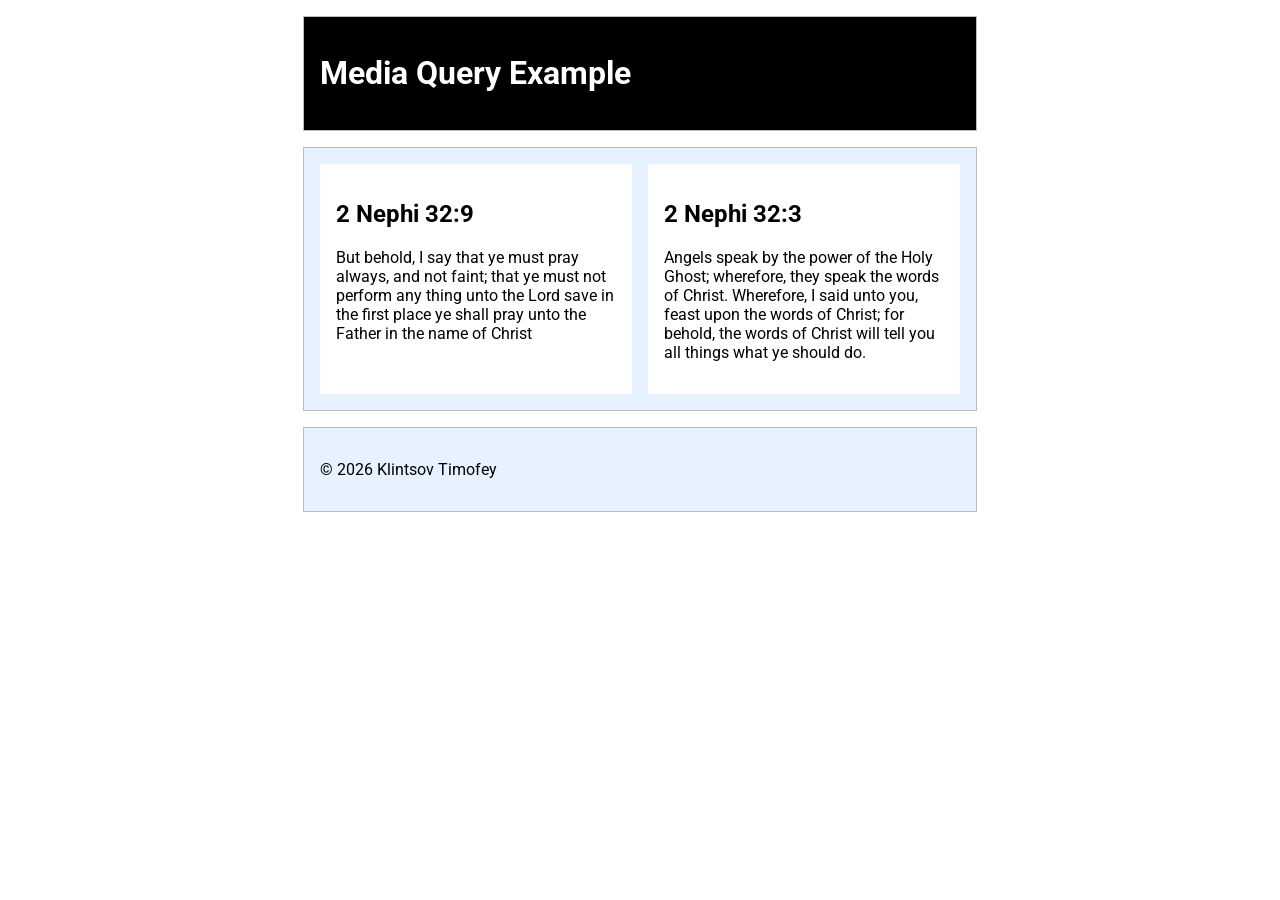
<file: week2/media-query.html>
<!DOCTYPE html>
<html lang="en">
<head>
    <meta charset="UTF-8">
    <meta name="viewport" content="width=device-width, initial-scale=1.0">
    <title>WDD - Media Query Example</title>
    <meta name="description" content="Media Query activity for WDD course">
    <meta name="author" content="Klintsov Timofey">
    <link rel="preconnect" href="https://fonts.googleapis.com">
    <link rel="preconnect" href="https://fonts.gstatic.com" crossorigin>
    <link href="https://fonts.googleapis.com/css2?family=Roboto:wght@400;700&display=swap" rel="stylesheet">
    <link rel="stylesheet" href="styles/media-query.css">
    <link rel="stylesheet" href="styles/media-query-large.css">
</head>
<body>
    <header>
        <h1>Media Query Example</h1>
    </header>
    <main>
        <section>
            <h2>2 Nephi 32:9</h2>
            <p>But behold, I say that ye must pray always, and not faint; that ye must not perform any thing unto the Lord save in the first place ye shall pray unto the Father in the name of Christ</p>
        </section>
        <section>
            <h2>2 Nephi 32:3</h2>
            <p>Angels speak by the power of the Holy Ghost; wherefore, they speak the words of Christ. Wherefore, I said unto you, feast upon the words of Christ; for behold, the words of Christ will tell you all things what ye should do.</p>
        </section>
    </main>
    <footer>
        <p>&copy; 2026 Klintsov Timofey</p>
    </footer>

    
</body>
</html>
</file>
<file: styles/base.css>
body {
    margin: 0;
    font-family: "Roboto", sans-serif;
    background-color: #f4f4f4;
    color: #333;
}

header {
    background-color: #1f4e79;
    color: white;
}

#course-title {
    display: block;
    text-align: center;
    padding: 1rem;
    font-size: 1.5rem;
}

nav {
    display: flex;
    background-color: #222;
}

nav a {
    flex: 1;
    color: white;
    padding: 1rem;
    text-align: center;
    text-decoration: none;
}

nav a:hover {
    background-color: #ddd;
    color: #222;
}

main {
    align-items: start;
    max-width: 1000px;
    margin: 0 auto;

    display: grid;
    grid-template-columns: 2fr 1fr;
    gap: 1rem;
}

h1 {
    grid-column: 1 / 3;
    text-align: center;
}

.card {
    background-color: white;
    border: 1px solid #ccc;
    border-radius: 8px;
    overflow: hidden;
}

.card h2 {
    margin: 0;
    padding: 0.75rem;
    text-align: center;
    background-color: #1f4e79;
    color: white;
}

.card p,
.card ul {
    padding: 1rem;
    color: #333;
}

img {
    max-width: 100%;
    height: auto;
}

footer {
    background-color: #285d8f;
    color: white;
    text-align: center;
    padding: 1rem;
    margin-top: 1rem;
}

ul {
    list-style-type: none;
    padding: 0;

}

a {
    text-decoration: none;
}

ul li {
    margin: 0.5rem 0;
}

.country-info {
    display: flex;
    gap: 1rem;
    align-items: center;
    padding: 1rem;
}

.country-info img {
    width: 140px;
    height: auto;
}

.country-info p {
    padding: 0;
}

h3 {
    text-align: center;
    margin-top: 0;
}
</file>
<file: styles/form.css>
:root {

  --color-primary: #2e0327;
  --color-form-bg: #d7cdd6;
  --color-white: #ffffff;
  --color-ink: #111111;
  --color-optional: #0a0a80;
  --color-line: #b9adb8;
  --color-button: #efefef;

  --font-body: "Lato", "Segoe UI", sans-serif;

  --space-sm: 0.5rem;
  --space-md: 1rem;
  --space-lg: 1.75rem;

  --radius: 4px;
}



* {
  box-sizing: border-box;
}

body {
  margin: 0;
  font-family: var(--font-body);
  background-color: var(--color-white);
  color: var(--color-ink);
  line-height: 1.4;
}

.sr-only {
  position: absolute;
  width: 1px;
  height: 1px;
  overflow: hidden;
  clip: rect(0 0 0 0);
  white-space: nowrap;
}




header {
  background-color: var(--color-primary);
  padding: var(--space-md);
  text-align: center;
}

header h1 {
  margin: 0;
  color: var(--color-white);
  font-size: 2.25rem;
}




main {
  padding: var(--space-lg) 0;
}

form,
.confirmation {
  max-width: 640px;
  margin: 0 auto;
  padding: var(--space-lg);
  background-color: var(--color-form-bg);
  border: 1px solid var(--color-line);
  border-radius: var(--radius);
}

form > label,
legend {
  display: block;
  margin-top: var(--space-lg);
  margin-bottom: var(--space-sm);
  font-size: 1.25rem;
  font-weight: 700;
}

form > label:first-child {
  margin-top: 0;
}

.optional {
  color: var(--color-optional);
  font-size: 1rem;
}

select,
input[type="date"],
input[type="text"],
textarea {
  display: block;
  width: 100%;
  padding: 0.75rem var(--space-md);
  border: 1px solid var(--color-line);
  border-radius: 0;
  background-color: var(--color-white);
  font-family: inherit;
  font-size: 1.1rem;
}

textarea {
  resize: vertical;
}

select:focus,
input:focus,
textarea:focus {
  outline: 3px solid var(--color-primary);
  outline-offset: 1px;
}

fieldset {
  margin: 0;
  padding: 0;
  border: none;
}




.rating {
  display: grid;
  grid-template-columns: repeat(5, 1fr);
}

.rating legend {
  grid-column: 1 / -1;
}

.rating label {
  display: flex;
  flex-direction: column;
  align-items: center;
  gap: 0.25rem;
  font-size: 1.25rem;
  cursor: pointer;
}

.rating input {
  width: 1.75rem;
  height: 1.75rem;
  margin: 0;
  cursor: pointer;
  accent-color: var(--color-primary);
}




.features label {
  display: flex;
  align-items: center;
  gap: 0.75rem;
  margin-bottom: 0.4rem;
  font-size: 1.2rem;
  font-weight: 700;
  cursor: pointer;
}

.features input {
  width: 1.75rem;
  height: 1.75rem;
  margin: 0;
  cursor: pointer;
  accent-color: var(--color-primary);
}




input[type="submit"] {
  display: block;
  width: 100%;
  margin-top: var(--space-lg);
  padding: 0.75rem;
  border: 1px solid #777777;
  border-radius: var(--radius);
  background-color: var(--color-button);
  font-family: inherit;
  font-size: 1.6rem;
  font-weight: 700;
  cursor: pointer;
}

input[type="submit"]:hover {
  background-color: var(--color-primary);
  color: var(--color-white);
}




.confirmation {
  text-align: center;
  font-size: 1.2rem;
}

.confirmation h2 {
  margin-top: 0;
  color: var(--color-primary);
}

.confirmation a {
  color: var(--color-primary);
  font-weight: 700;
}




footer {
  background-color: var(--color-primary);
  color: var(--color-white);
  padding: var(--space-md);
  text-align: center;
  font-size: 1.1rem;
}

footer p {
  margin: 0;
}




@media (max-width: 680px) {

  main {
    padding: var(--space-md) 0;
  }

  form,
  .confirmation {
    border-left: none;
    border-right: none;
    border-radius: 0;
  }

}
</file>
<file: styles/place.css>
:root {

  --color-primary: #1f3b57;
  --color-primary-dark: #14293e;
  --color-accent: #c8102e;
  --color-white: #ffffff;
  --color-bg: #eef2f6;
  --color-ink: #1b2430;
  --color-muted: #4a5a6b;
  --color-line: #cfd8e0;

  --font-body: "Roboto", "Segoe UI", sans-serif;

  --space-sm: 0.5rem;
  --space-md: 1rem;
  --space-lg: 2rem;

  --radius: 6px;
  --shadow: 0 4px 14px rgba(0, 0, 0, 0.28);
}



* {
  box-sizing: border-box;
}

body {
  margin: 0;
  font-family: var(--font-body);
  background-color: var(--color-bg);
  color: var(--color-ink);
  line-height: 1.5;
}

img {
  display: block;
  max-width: 100%;
}




header {
  background-color: var(--color-primary);
  border-bottom: 6px solid var(--color-accent);
  padding: var(--space-md);
  text-align: center;
}

header h1 {
  margin: 0;
  color: var(--color-white);
  font-size: 2rem;
  letter-spacing: 0.04em;
}




.hero picture img {
  width: 100%;
  height: auto;
}


.card {
  padding: var(--space-lg) var(--space-md);
  border-bottom: 1px solid var(--color-line);
}

.card h2 {
  margin: 0 0 var(--space-lg);
  color: var(--color-primary);
  font-size: 1.75rem;
  text-align: center;
}

.card h2::before {
  content: "";
  display: block;
  width: 56px;
  height: 4px;
  margin: 0 auto var(--space-sm);
  border-radius: 2px;
  background-color: var(--color-accent);
}

.card dl {
  display: grid;
  grid-template-columns: auto auto;
  justify-content: center;
  column-gap: var(--space-md);
  row-gap: var(--space-sm);
  margin: 0;
}

.card dt {
  text-align: right;
  font-weight: 700;
  color: var(--color-muted);
}

.card dd {
  margin: 0;
  text-align: left;
}


.weather-icon {
  width: 96px;
  height: 96px;
  margin: 0 auto var(--space-lg);
}


footer {
  background-color: var(--color-primary-dark);
  color: var(--color-white);
  padding: var(--space-md);
  text-align: center;
}

footer p {
  margin: 0;
}
</file>
<file: styles/place-large.css>
@media only screen and (min-width: 700px) {

  header {
    padding: var(--space-lg) var(--space-md);
  }

  header h1 {
    font-size: 3.5rem;
  }




  .hero {
    position: relative;
  }

  .hero picture img {
    width: 100%;
    height: clamp(420px, 68vh, 680px);
    object-fit: cover;
  }


  .card {
    position: absolute;
    width: min(340px, 34%);
    padding: 0 var(--space-md) var(--space-md);
    border-bottom: none;
    border-radius: var(--radius);
    background-color: rgba(255, 255, 255, 0.94);
    box-shadow: var(--shadow);
  }

  .data {
    top: var(--space-lg);
    left: var(--space-lg);
  }

  .weather {
    right: var(--space-lg);
    bottom: var(--space-lg);
  }

  .card h2 {
    margin: 0 calc(-1 * var(--space-md)) var(--space-md);
    padding: var(--space-sm) var(--space-md);
    border-radius: var(--radius) var(--radius) 0 0;
    background-color: var(--color-accent);
    color: var(--color-white);
    font-size: 1.5rem;
    text-align: left;
  }

  .card h2::before {
    display: none;
  }
  .weather h2::after {
    content: " \26C5";
    margin-left: var(--space-sm);
  }

  .weather-icon {
    display: none;
  }

  .card dl {
    justify-content: end;
  }

}
</file>
<file: styles/temples.css>
* {
  box-sizing: border-box;
}

body {
  margin: 0;

  font-family: "Roboto", sans-serif;

  background-color: #1c2021;
  color: #f5f5f5;
}


header {
  background-color: #1f4f7a;
  border-top: 3px solid #8a6b3f;
}

.header-content {
  position: relative;

  max-width: 1200px;
  margin: 0 auto;

  padding: 1rem;
}

.site-title {
  display: block;

  font-size: 1.8rem;
  font-weight: 700;
}


#menu {
  position: absolute;

  top: 0.7rem;
  right: 1rem;

  border: none;

  background: transparent;
  color: white;

  font-size: 2rem;

  cursor: pointer;
}

#menu::before {
  content: "☰";
}

#menu.open::before {
  content: "✕";
}



nav {
  display: flex;
  flex-direction: column;

  margin-top: 1rem;

  background-color: #171a1b;
}

nav a {
  display: none;

  padding: 0.9rem;

  color: white;

  text-align: center;
  text-decoration: none;

  font-size: 1rem;

  transition: 0.2s;
}

nav.open a {
  display: block;
}

nav a:hover {
  background-color: #1f4f7a;
  color: white;
}

nav a.active {
  background-color: #28699f;
  font-weight: 700;
}



main {
  max-width: 1100px;

  margin: 0 auto;

  padding: 2rem 1rem;
}

h1 {
  margin-top: 0;
  margin-bottom: 2rem;

  text-align: center;

  font-size: 1.8rem;
}



.temple-grid {
  display: grid;

  grid-template-columns: 1fr;

  gap: 1.5rem;
}



figure {
  margin: 0;

  overflow: hidden;

  background-color: #171a1b;

  border: 1px solid #3c4143;
  border-radius: 6px;

  box-shadow: 0 3px 8px rgb(0 0 0 / 25%);
}

figure img {
  display: block;

  width: 100%;
  height: 240px;

  object-fit: cover;
}

figcaption {
  padding: 0.9rem;

  background-color: #1f4f7a;

  color: white;

  text-align: center;

  font-weight: 500;
}


footer {
  margin-top: 2rem;

  padding: 1.4rem;

  background-color: #1f4f7a;

  color: white;

  text-align: center;
}

footer p {
  margin: 0.35rem 0;
}

#lastModified {
  font-size: 0.9rem;
}
</file>
<file: styles/temples-large.css>
@media screen and (min-width: 45rem) {

  .header-content {
    display: flex;

    align-items: center;
    justify-content: space-between;

    padding: 0 1rem;
  }


  #course-title  {
    padding: 1.2rem 0;
  }


  #menu {
    display: none;
  }


  nav {
    flex-direction: row;

    margin: 0;

    background-color: transparent;
  }


  nav a {
    display: block;

    padding: 1.4rem 1.3rem;
  }


  nav a:hover {
    background-color: #28699f;
  }


  main {
    padding: 2.5rem 1rem;
  }


  .temple-grid {
    grid-template-columns: repeat(3, 1fr);

    gap: 2rem;
  }


  figure img {
    height: 220px;
  }

}
</file>
<file: project/styles/siteplan.css>
* {
  box-sizing: border-box;
}

body {
  margin: 0;
  font-family: "Lora", serif;
  background-color: #f5efe0;
  color: #2b2118;
}

img {
  max-width: 100%;
  height: auto;
}


header {
  display: flex;
  align-items: center;
  gap: 1rem;
  padding: 1rem;
  background-color: #2b2118;
  color: #f5efe0;
}

header img {
  background-color: #f5efe0;
}

header p {
  margin: 0;
}

.site-title {
  font-family: "Cinzel", serif;
  font-size: 1.5rem;
}


main {
  max-width: 1000px;
  margin: 0 auto;
  padding: 1rem;
}

h1,
h2 {
  font-family: "Cinzel", serif;
  color: #7b2d26;
}

section {
  margin-bottom: 2rem;
}


.colors {
  display: grid;
  grid-template-columns: 1fr;
  gap: 1rem;
}

.color {
  height: 60px;
  border: 1px solid #2b2118;
}

.color1 {
  background-color: #f5efe0;
}

.color2 {
  background-color: #2b2118;
}

.color3 {
  background-color: #7b2d26;
}


.cinzel {
  font-family: "Cinzel", serif;
  font-size: 1.5rem;
  color: #7b2d26;
}

.lora {
  font-size: 1.2rem;
}


figure {
  margin: 0 0 1rem;
}

figure img {
  border: 1px solid #2b2118;
}


footer {
  padding: 1rem;
  text-align: center;
  background-color: #2b2118;
  color: #f5efe0;
}


@media screen and (min-width: 45rem) {

  .colors {
    grid-template-columns: repeat(3, 1fr);
  }

  .wireframes {
    display: grid;
    grid-template-columns: 1fr 3fr;
    gap: 2rem;
    align-items: start;
  }

}
</file>
<file: week03/styles/design.css>
body {
    font-family: Roboto, Helvetica, sans-serif;
}

header,
main,
footer {
    max-width: 760px;
    margin: 0 auto;
}

.banner {
    padding: 1rem;
    background-color: #eee;
}

h1 {
    border-bottom: 1px solid rgba(0, 0, 0, 0.1);
}

main {
    display: grid;
    grid-template-columns: 2fr 1fr;
    gap: 1rem;
}

h2 {
    color: navy;
    text-align: left;
    grid-column: 1 / 3;
}

article p {
    text-align: justify;
}

.callout {
    padding: 1rem;
    color: #ffffff;
    background-color: #702963;
}

footer {
    margin-top: 1rem;
    border-top: 1px solid rgba(0, 0, 0, 0.1);
    font-size: smaller;
    text-align: left;
}
</file>
<file: week03/styles/responsive-images.css>
.hero img {
  width: 100%;
  height: auto;
}
</file>
<file: week04/styles/lazyload.css>
body {
  font-family: Arial, sans-serif;
}

main {
  text-align: center;
}

img {
  display: block;
  margin: 20px auto;

  width: 400px;
  height: auto;

  animation: fade 5s;
}

@keyframes fade {
  0% {
    opacity: 0;
    filter: brightness(0);
  }

  100% {
    opacity: 1;
    filter: brightness(1);
  }
}

footer {
  text-align: center;
}
</file>
<file: week1/styles/layout.css>
body {
    margin: 0;
    font-family: Arial, Helvetica, sans-serif;

    display: grid;
    grid-template-columns: 3fr 1fr;
    grid-template-rows: auto 1fr auto;
    min-height: 100vh;
}

header {
    grid-column: 1 / 3;
    background-color: #444;
    color: white;
}

header p {
    margin: 0;
    padding: 1rem;
}

footer {
    grid-column: 1 / 3;
    background-color: #444;
    color: white;
}

footer p {
    margin: 0;
    padding: 1.5rem;
}

nav {
    display: flex;
    background-color: #222;
    color: white;

    justify-content: space-around;
}

nav a {
    color: white;
    text-decoration: none;
    padding: 1rem;
}

nav a:hover {
    background-color: #555;
}

main {
    background-color: #ccc;
    padding: 1rem;
    min-height: 300px;
}

aside {
    background-color: #eee;
    padding: 1rem;
}

footer {
    grid-column: 1 / 3;
    background-color: #444;
    color: white;
    text-align: center;
    padding: 1rem;
}
</file>
<file: week2/styles/bom.css>
* {
	margin: 0;
	padding: 0;
}

body {
	height: 100vh;
	display: flex;
	flex-direction: column;
	align-items: center;
	justify-content: center;
	font-family: Acme, Arial, sans-serif;
}

h1 {
	font-size: 1.5rem;
}

main {
	margin: 1rem auto;
	border: 1px solid rgb(0 0 0 / 0.1);
	padding: 1rem;
	background-color: #ddd;
	display: flex;
	flex-direction: column;
}

input,
button {
	padding: 0.5rem;
}

button {
	margin: 0.5rem;
}

.delete {
	width: fit-content;
}

.input {
	display: flex;
	gap: 1rem;
}

.list {
	padding: 0.5rem;
}

ul {
	margin: 1rem;
	list-style: none;
}

li {
	display: flex;
	align-items: center;
	justify-content: space-between;
}

@media only screen and (min-width: 32.5em) {
	h1 {
		font-size: 2rem;
	}

	main {
		width: 320px;
	}
}
</file>
<file: week2/styles/media-query.css>
body {
  font-family: 'Roboto', sans-serif;
}

header,
main,
footer {
  max-width: 640px;
  margin: 1rem auto;
  border: 1px solid #bbb;
  padding: 1rem;
  background-color: #e6f2ff;
}

main {
  display: grid;
  grid-template-columns: 1fr;
  gap: 1rem;
}

section {
  padding: 1rem;
  background-color: #fff

};
</file>
<file: week2/styles/media-query-large.css>
@media screen and (min-width: 500px) {
  header {
    background-color: black;
    color: white;
  }

  main {
    grid-template-columns: 1fr 1fr;
  }
}
</file>
